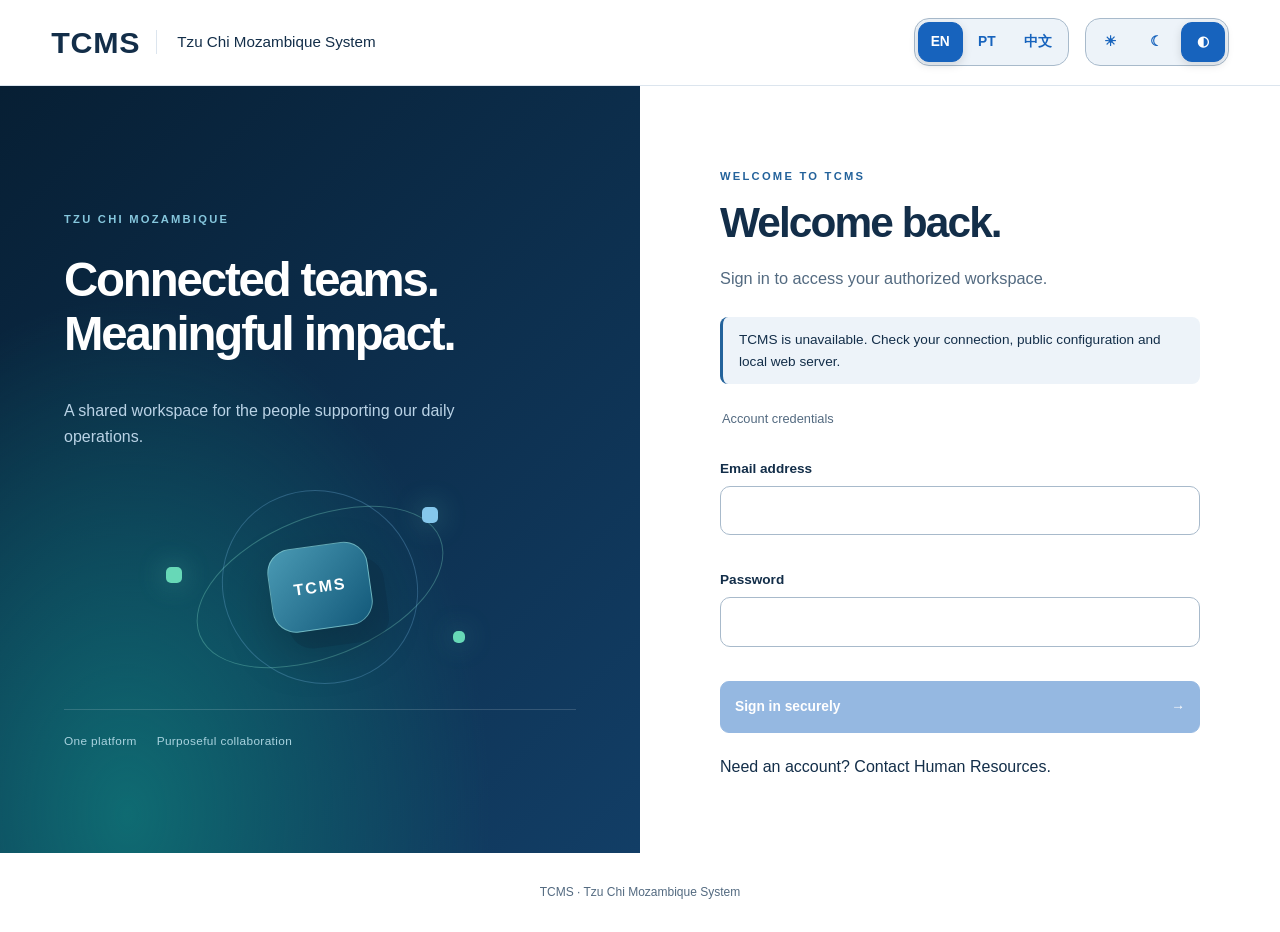
<file: index.html>
<!doctype html>
<html lang="en">
<head>
  <meta charset="UTF-8">
  <meta name="viewport" content="width=device-width, initial-scale=1">
  <meta name="referrer" content="no-referrer">
  <title>Sign In | TCMS</title>
  <link rel="stylesheet" href="./css/styles.css?v=20261111-logistics4">
  <script src="./js/ui.js?v=20261111-logistics4"></script>
  <script type="module" src="./js/app.js?v=20261111-logistics4"></script>
</head>
<body data-page="login">
  <a class="skip-link" href="#main-content">Skip to main content</a>
  <header><p><a class="brand-home" href="./home.html" aria-label="TCMS home">TCMS</a></p><p>Tzu Chi Mozambique System</p></header>
  <aside class="auth-story" aria-label="About TCMS">
    <p class="eyebrow">TZU CHI MOZAMBIQUE</p>
    <h2>Connected teams.<br>Meaningful impact.</h2>
    <p>A shared workspace for the people supporting our daily operations.</p>
    <div class="orbit-art" aria-hidden="true"><span class="orbit-ring"></span><span class="orbit-ring second"></span><span class="orbit-center">TCMS</span><span class="orbit-point one"></span><span class="orbit-point two"></span><span class="orbit-point three"></span></div>
    <div class="story-foot"><span>One platform</span><span>Purposeful collaboration</span></div>
  </aside>
  <main id="main-content" tabindex="-1">
    <p class="eyebrow">WELCOME TO TCMS</p>
    <h1>Welcome back.</h1>
    <p class="page-intro">Sign in to access your authorized workspace.</p>
    <p id="auth-status" role="status" aria-live="polite">Connecting to TCMS…</p>
    <form id="sign-in-form" method="post" aria-describedby="auth-status">
      <fieldset disabled>
        <legend>Account credentials</legend>
        <p><label for="email">Email address</label>
          <input id="email" name="email" type="email" autocomplete="username"
            autocapitalize="none" spellcheck="false" required></p>
        <p><label for="password">Password</label>
          <input id="password" name="password" type="password"
            autocomplete="current-password" required></p>
        <button type="submit">Sign in securely <span aria-hidden="true">→</span></button>
      </fieldset>
    </form>
    <p>Need an account? Contact Human Resources.</p>
    <div id="session-actions" hidden>
      <button id="check-access" type="button">Check access</button>
      <button id="sign-out" type="button">Sign out</button>
    </div>
    <noscript>Enable JavaScript to sign in.</noscript>
  </main>
  <footer><p>TCMS · Tzu Chi Mozambique System</p></footer>
</body>
</html>
</file>
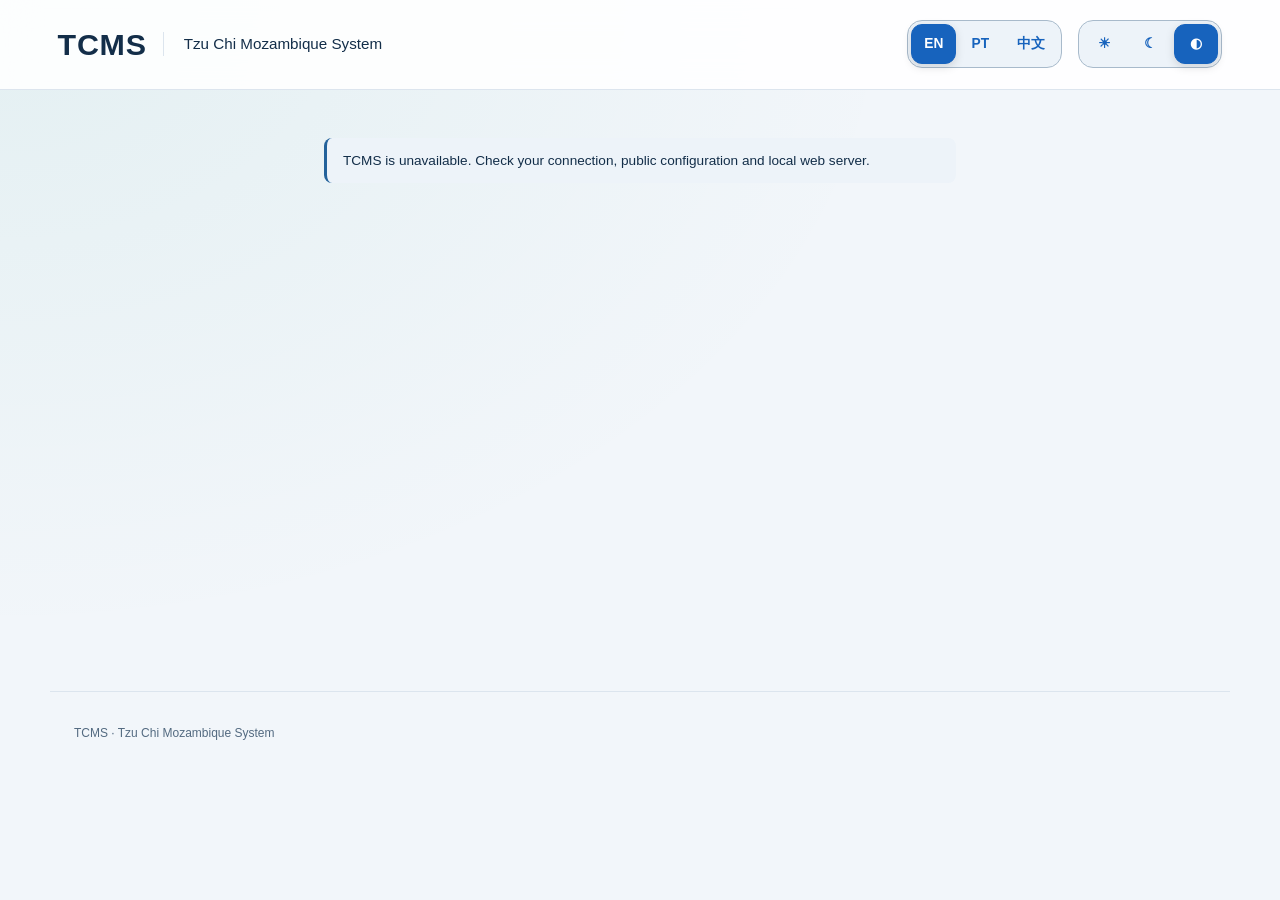
<file: change-password.html>
<!doctype html>
<html lang="en"><head><meta charset="UTF-8"><meta name="viewport" content="width=device-width, initial-scale=1"><meta name="referrer" content="no-referrer"><title>Set your password | TCMS</title><link rel="stylesheet" href="./css/styles.css?v=20261111-logistics4"><script src="./js/ui.js?v=20261111-logistics4"></script><script type="module" src="./js/app.js?v=20261111-logistics4"></script></head>
<body data-page="password"><a class="skip-link" href="#main-content">Skip to main content</a><header><p><a class="brand-home" href="./home.html" aria-label="TCMS home">TCMS</a></p><p>Tzu Chi Mozambique System</p></header><main id="main-content" tabindex="-1"><p id="auth-status" role="status" aria-live="polite">Checking access…</p><section id="workspace" hidden><p class="eyebrow">SECURE YOUR ACCOUNT</p><h1>Choose your personal password</h1><p>Replace your initial password to continue to your modules.</p><form id="password-change-form"><label for="new-password">New password</label><input id="new-password" name="password" type="password" minlength="12" maxlength="128" autocomplete="new-password" required><label for="confirm-password">Confirm new password</label><input id="confirm-password" name="confirm" type="password" minlength="12" maxlength="128" autocomplete="new-password" required><p>Use at least 12 characters and a password you do not use elsewhere.</p><button type="submit">Save password and continue</button><p id="password-status" role="status" aria-live="polite"></p></form></section><div id="session-actions" hidden><button id="check-access" type="button">Check access</button><button id="sign-out" type="button">Sign out</button></div></main><footer><p>TCMS · Tzu Chi Mozambique System</p></footer></body></html>
</file>
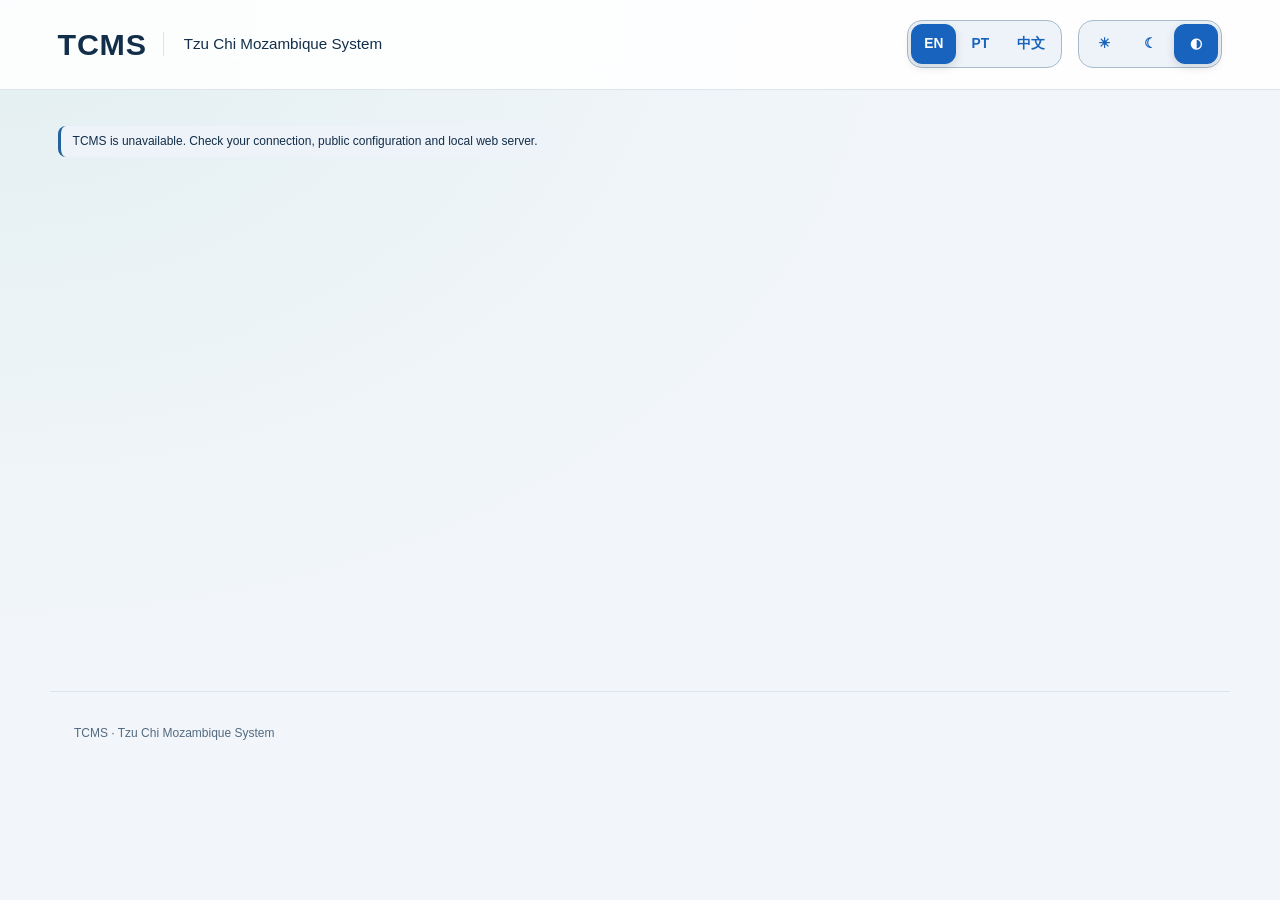
<file: home.html>
<!doctype html>
<html lang="en">
<head>
  <meta charset="UTF-8">
  <meta name="viewport" content="width=device-width, initial-scale=1">
  <meta name="referrer" content="no-referrer">
  <title>Home | TCMS</title>
  <link rel="stylesheet" href="./css/styles.css?v=20261111-logistics4">
  <script src="./js/ui.js?v=20261111-logistics4"></script>
  <script type="module" src="./js/app.js?v=20261111-logistics4"></script>
</head>
<body data-page="home">
  <a class="skip-link" href="#main-content">Skip to main content</a>
  <header><p><a class="brand-home" href="./home.html" aria-label="TCMS home">TCMS</a></p><p>Tzu Chi Mozambique System</p></header>
  <main id="main-content" tabindex="-1">
    <p id="auth-status" role="status" aria-live="polite">Checking access…</p>
    <!-- No user data is included in the static HTML. Backend checks remain mandatory. -->
    <section id="workspace" hidden aria-labelledby="home-title">
      <p class="eyebrow">YOUR WORKSPACE</p>
      <h1 id="home-title">Where would you like to work today?</h1>
      <p class="page-intro">Choose a module to continue.</p>
      <p id="account-summary"></p>
      <div class="section-heading"><h2>TCMS modules</h2><span>Four business areas · one shared identity</span></div>
      <div id="module-content" class="module-grid"></div>
    </section>
    <div id="session-actions" hidden>
      <button id="check-access" type="button">Check access</button>
      <button id="sign-out" type="button">Sign out</button>
    </div>
    <noscript>Enable JavaScript to verify your access.</noscript>
  </main>
  <footer><p>TCMS · Tzu Chi Mozambique System</p></footer>
</body>
</html>
</file>
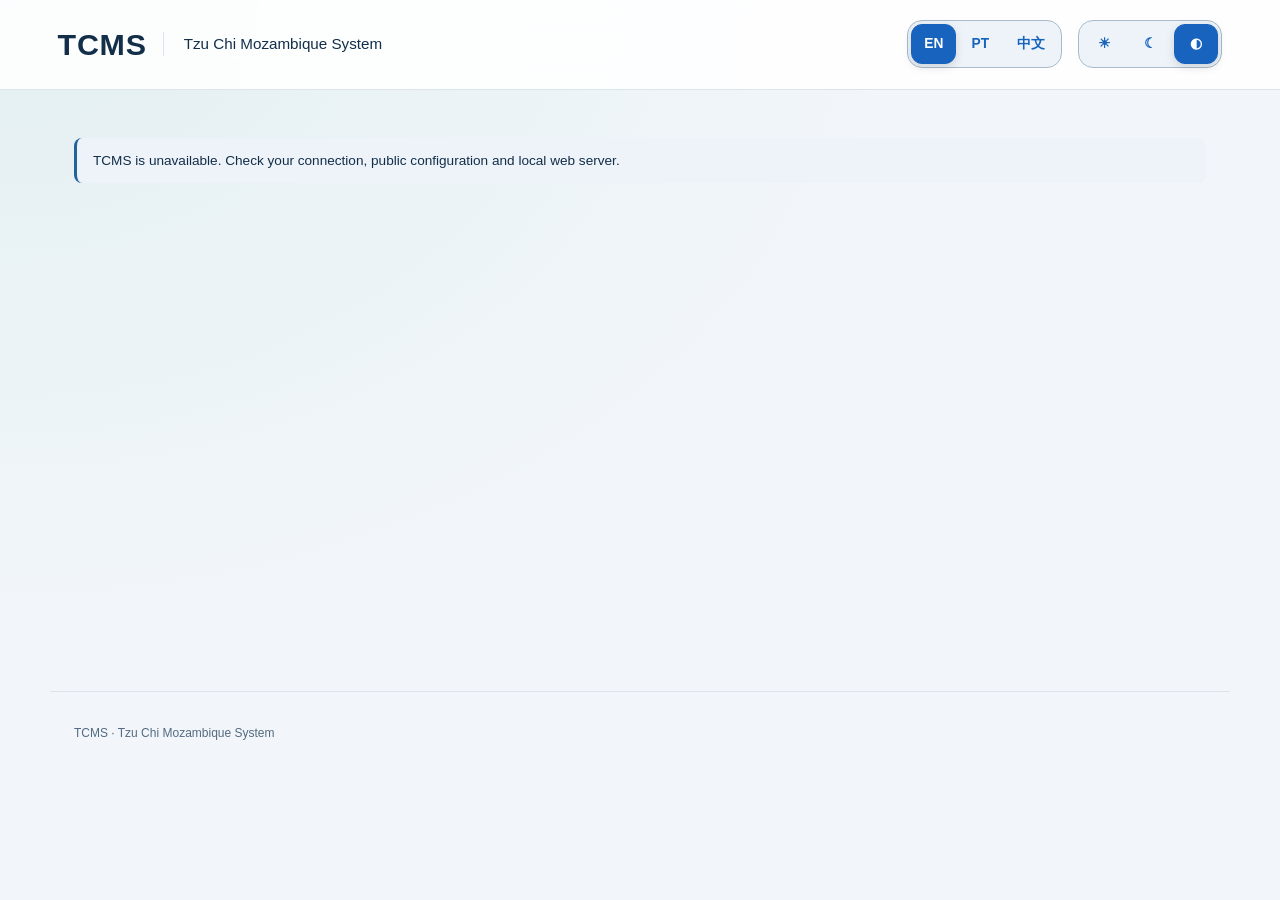
<file: hr.html>
<!doctype html><html lang="en"><head><meta charset="UTF-8"><meta name="viewport" content="width=device-width, initial-scale=1"><meta name="referrer" content="no-referrer"><title>Human Resources | TCMS</title><link rel="stylesheet" href="./css/styles.css?v=20261111-logistics4"><script src="./js/ui.js?v=20261111-logistics4"></script><script type="module" src="./js/app.js?v=20261111-logistics4"></script></head><body data-page="hr"><a class="skip-link" href="#main-content">Skip to main content</a><header><p><a class="brand-home" href="./home.html" aria-label="TCMS home">TCMS</a></p><p>Tzu Chi Mozambique System</p></header><main id="main-content" tabindex="-1"><p id="auth-status" role="status" aria-live="polite">Checking access…</p><section id="workspace" hidden><a href="./home.html">← All modules</a><p class="eyebrow">PEOPLE & ACCOUNTS</p><h1>Human Resources</h1><p id="account-summary"></p><div id="hr-content"></div></section><div id="session-actions" hidden><button id="check-access" type="button">Check access</button><button id="sign-out" type="button">Sign out</button></div></main><footer><p>TCMS · Tzu Chi Mozambique System</p></footer></body></html>
</file>
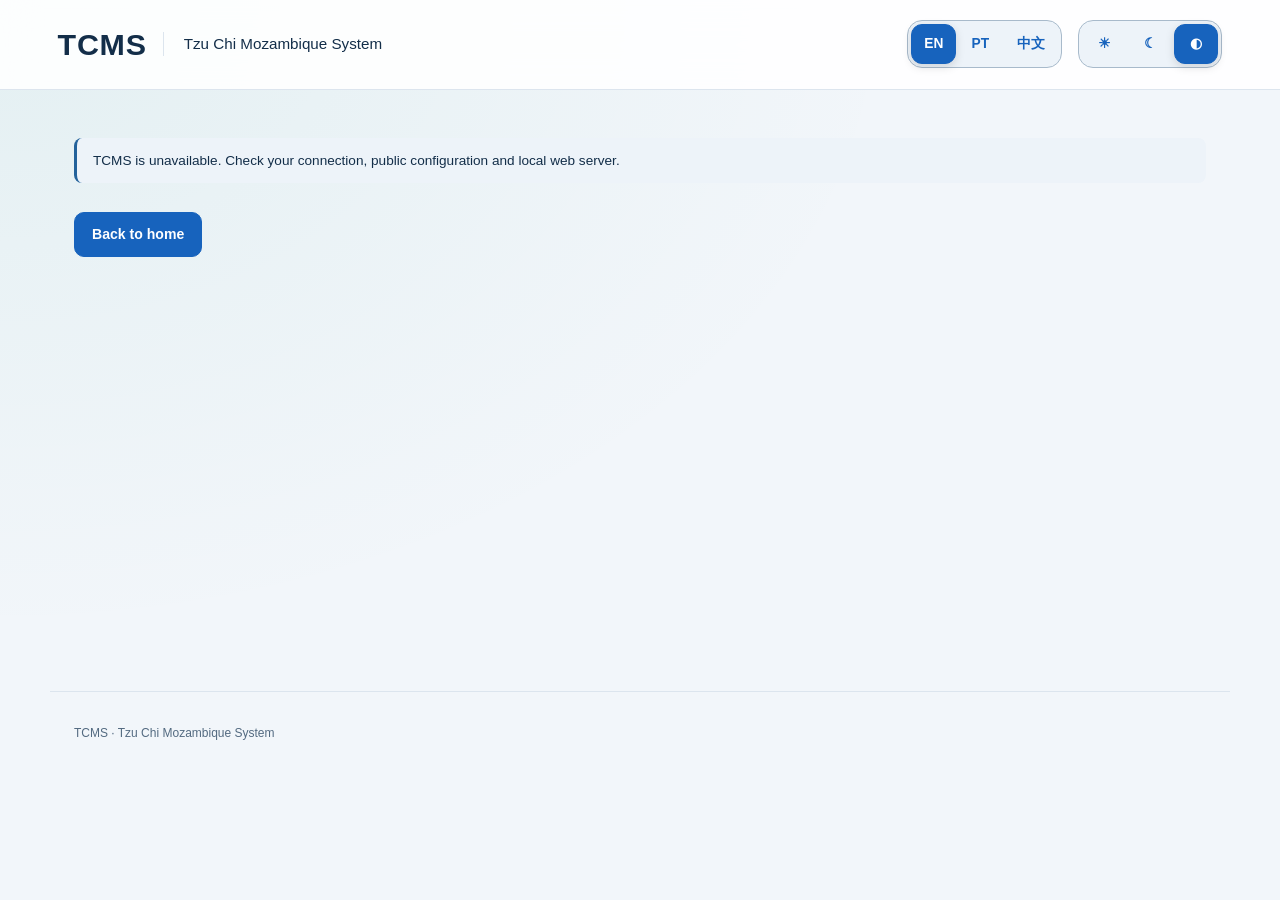
<file: ims.html>
<!doctype html>
<html lang="en">
<head>
  <meta charset="UTF-8">
  <meta name="viewport" content="width=device-width, initial-scale=1">
  <meta name="referrer" content="no-referrer">
  <title>Information Management System | TCMS</title>
  <link rel="stylesheet" href="./css/styles.css?v=20261111-logistics4">
  <script src="./js/ui.js?v=20261111-logistics4"></script>
  <script type="module" src="./js/app.js?v=20261111-logistics4"></script>
</head>
<body data-page="ims">
  <a class="skip-link" href="#main-content">Skip to main content</a>
  <header><p><a class="brand-home" href="./home.html" aria-label="TCMS home">TCMS</a></p><p>Tzu Chi Mozambique System</p></header>
  <main id="main-content" tabindex="-1">
    <p id="auth-status" role="status" aria-live="polite">Checking access…</p>
    <section id="workspace" hidden aria-labelledby="ims-title">
      <p class="eyebrow">INFORMATION MANAGEMENT</p>
      <h1 id="ims-title">Activities and records</h1>
      <p class="page-intro">Manage organizational activities in the Information Management System.</p>
      <p id="account-summary"></p>
      <p id="manage-users-link" hidden><a href="./users.html">Manage users</a></p>
      <div id="module-content"></div>
    </section>
    <div id="session-actions" hidden>
      <button id="check-access" type="button">Check access</button>
      <button id="sign-out" type="button">Sign out</button>
    </div>
    <p><a href="./home.html">Back to home</a></p>
    <noscript>Enable JavaScript to verify your access.</noscript>
  </main>
  <footer><p>TCMS · Tzu Chi Mozambique System</p></footer>
</body>
</html>
</file>
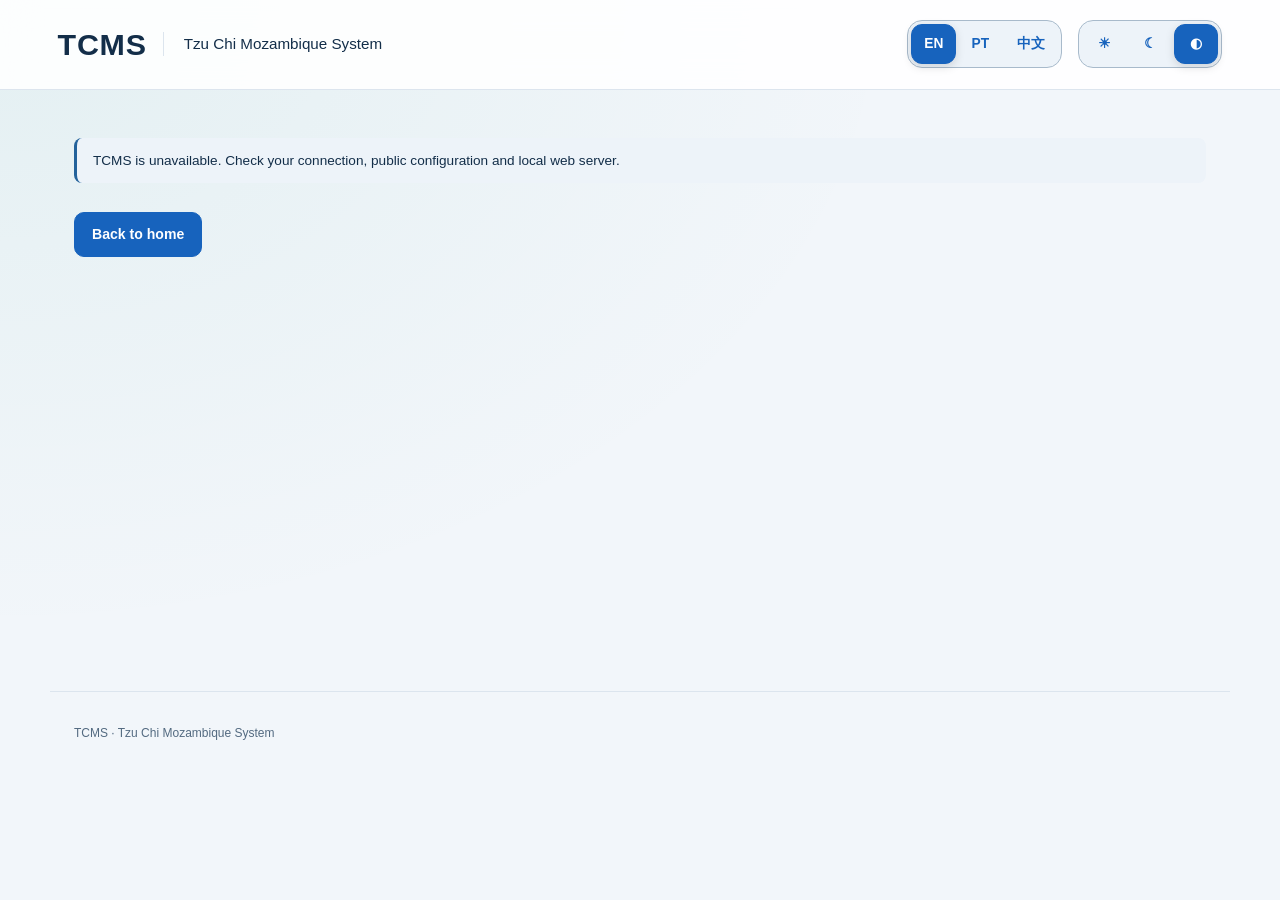
<file: logistics.html>
<!doctype html>
<html lang="en">
<head>
  <meta charset="UTF-8">
  <meta name="viewport" content="width=device-width, initial-scale=1">
  <meta name="referrer" content="no-referrer">
  <title>Logistics | TCMS</title>
  <link rel="stylesheet" href="./css/styles.css?v=20261111-logistics4">
  <script src="./js/ui.js?v=20261111-logistics4"></script>
  <script type="module" src="./js/app.js?v=20261111-logistics4"></script>
</head>
<body data-page="logistics">
  <a class="skip-link" href="#main-content">Skip to main content</a>
  <header><p><a class="brand-home" href="./home.html" aria-label="TCMS home">TCMS</a></p><p>Tzu Chi Mozambique System</p></header>
  <main id="main-content" tabindex="-1">
    <p id="auth-status" role="status" aria-live="polite">Checking access…</p>
    <section id="workspace" hidden aria-labelledby="logistics-title">
      <p class="eyebrow">LOGISTICS</p>
      <h1 id="logistics-title">Logistics</h1>
      <p class="page-intro">Choose the workspace for your next operation.</p>
      <p id="account-summary"></p>
      <p id="manage-users-link" hidden><a href="./users.html">Manage users</a></p>
      <div id="module-content"></div>
    </section>
    <div id="session-actions" hidden>
      <button id="check-access" type="button">Check access</button>
      <button id="sign-out" type="button">Sign out</button>
    </div>
    <p><a href="./home.html">Back to home</a></p>
    <noscript>Enable JavaScript to verify your access.</noscript>
  </main>
  <footer><p>TCMS · Tzu Chi Mozambique System</p></footer>
</body>
</html>
</file>
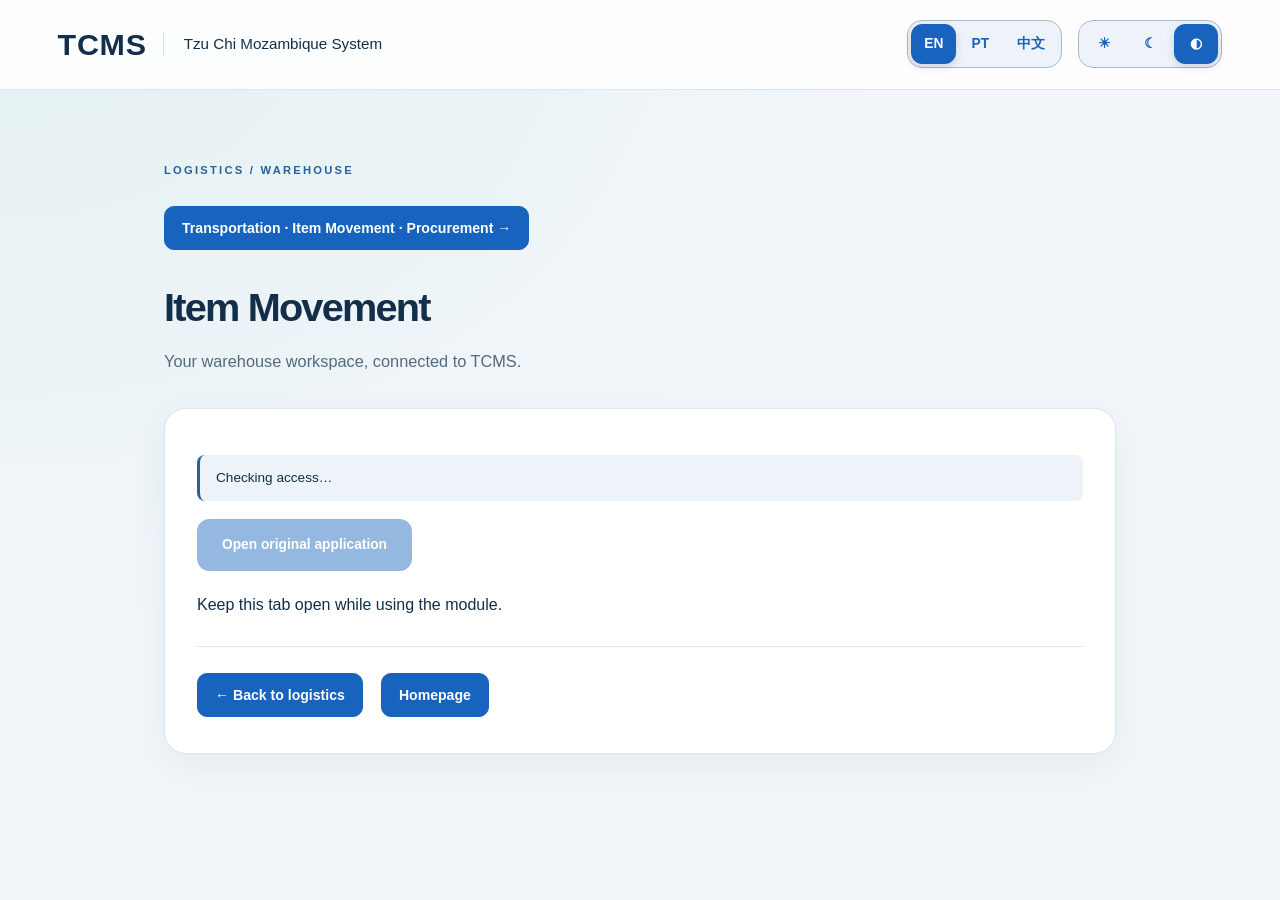
<file: module-launch.html>
<!doctype html><html lang="en"><head><meta charset="UTF-8"><meta name="viewport" content="width=device-width, initial-scale=1"><meta name="referrer" content="no-referrer"><title>Open Item Movement | TCMS</title><link rel="stylesheet" href="./css/styles.css?v=20261111-logistics4"><script src="./js/ui.js?v=20261111-logistics4"></script><script type="module" src="./js/module-launch.js?v=20261111-logistics4"></script></head><body class="module-launch-page"><header><p><a class="brand-home" href="./home.html" aria-label="TCMS home">TCMS</a></p><p>Tzu Chi Mozambique System</p></header><main><p class="eyebrow">LOGISTICS / WAREHOUSE</p><nav class="section-nav" aria-label="Logistics"><a href="./logistics.html">Transportation · Item Movement · Procurement →</a></nav><h1>Item Movement</h1><p class="page-intro">Your warehouse workspace, connected to TCMS.</p><section class="launch-panel"><p id="launch-status" role="status">Checking access…</p><button id="open-module" disabled>Open original application</button><p>Keep this tab open while using the module.</p><nav class="launch-navigation" aria-label="Workspace navigation"><a class="nav-action" href="./logistics.html">← Back to logistics</a><a class="nav-action" href="./home.html">Homepage</a><a class="nav-action" id="launch-sign-in" href="./index.html" hidden>Sign in</a></nav></section></main></body></html>
</file>
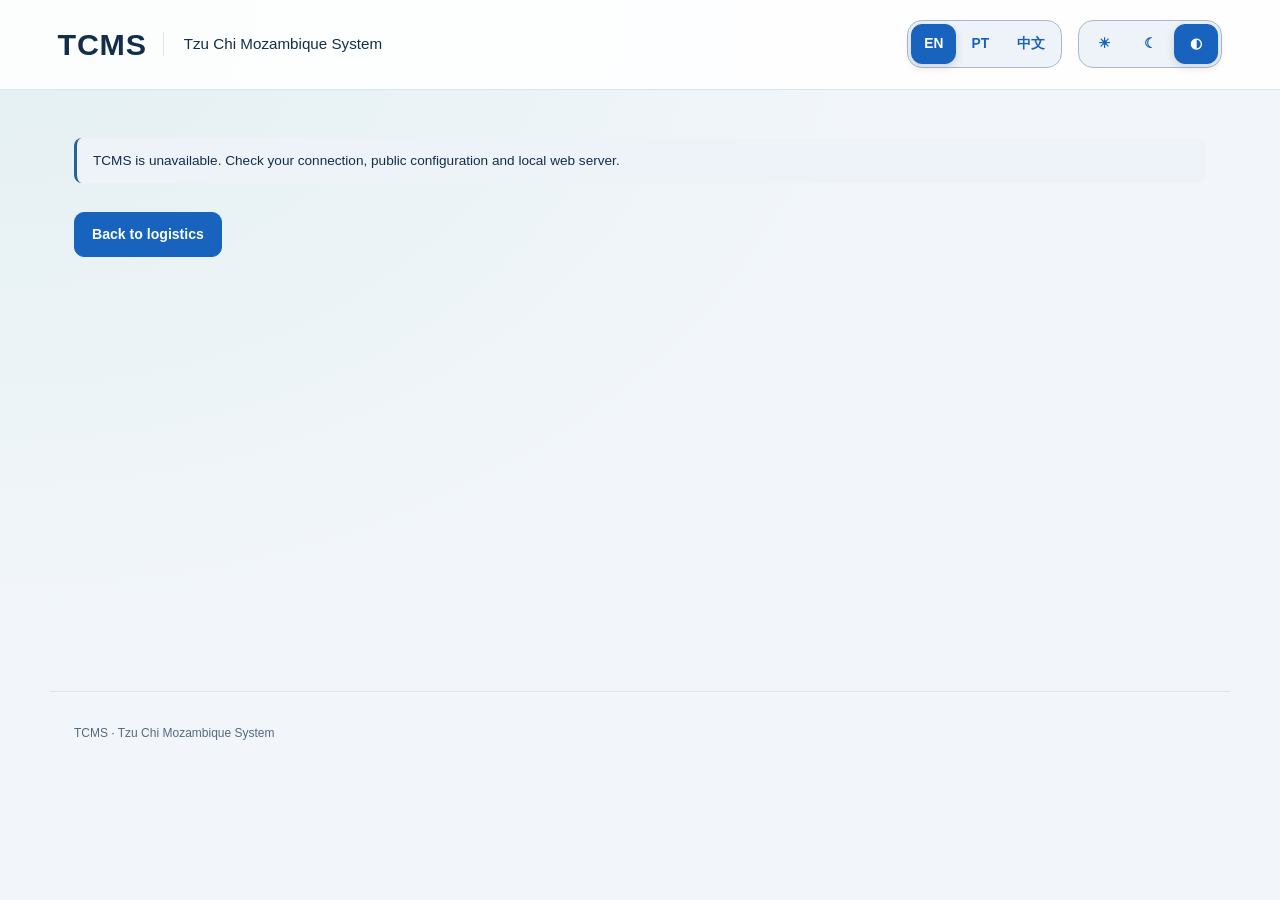
<file: procurement.html>
<!doctype html>
<html lang="en">
<head>
  <meta charset="UTF-8">
  <meta name="viewport" content="width=device-width, initial-scale=1">
  <meta name="referrer" content="no-referrer">
  <title>Procurement | TCMS</title>
  <link rel="stylesheet" href="./css/styles.css?v=20261111-logistics4">
  <script src="./js/ui.js?v=20261111-logistics4"></script>
  <script type="module" src="./js/app.js?v=20261111-logistics4"></script>
</head>
<body data-page="procurement">
  <a class="skip-link" href="#main-content">Skip to main content</a>
  <header><p><a class="brand-home" href="./home.html" aria-label="TCMS home">TCMS</a></p><p>Tzu Chi Mozambique System</p></header>
  <main id="main-content" tabindex="-1">
    <p id="auth-status" role="status" aria-live="polite">Checking access…</p>
    <section id="workspace" hidden aria-labelledby="procurement-title">
      <p class="eyebrow">LOGISTICS</p>
      <h1 id="procurement-title">Procurement</h1>
      <p class="page-intro">Purchasing and supplier coordination.</p>
      <p id="account-summary"></p>
      <p id="manage-users-link" hidden><a href="./users.html">Manage users</a></p>
      <div id="module-content"></div>
    </section>
    <div id="session-actions" hidden>
      <button id="check-access" type="button">Check access</button>
      <button id="sign-out" type="button">Sign out</button>
    </div>
    <p><a href="./logistics.html">Back to logistics</a></p>
    <noscript>Enable JavaScript to verify your access.</noscript>
  </main>
  <footer><p>TCMS · Tzu Chi Mozambique System</p></footer>
</body>
</html>
</file>
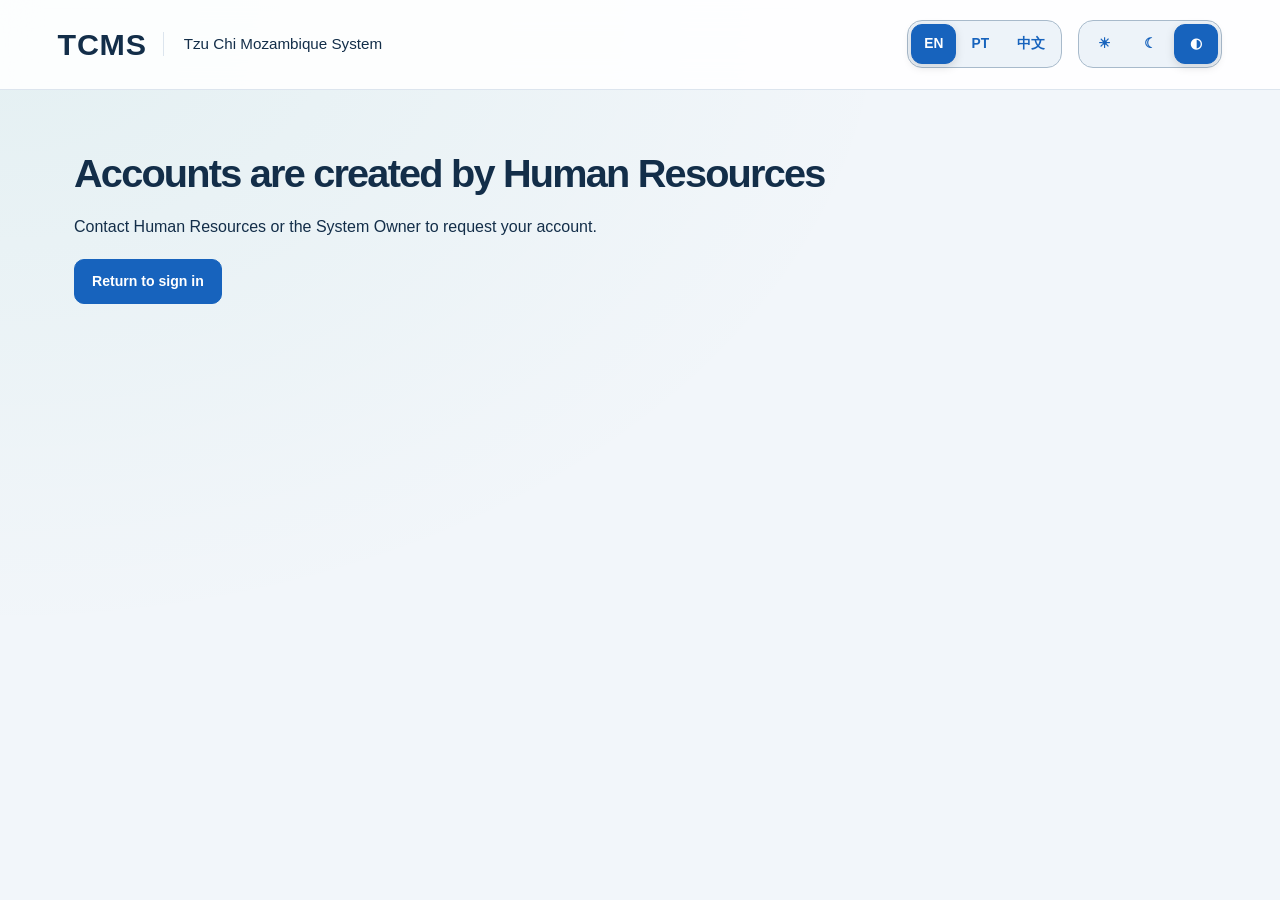
<file: register.html>
<!doctype html><html lang="en"><head><meta charset="UTF-8"><meta name="viewport" content="width=device-width, initial-scale=1"><title>Account access | TCMS</title><link rel="stylesheet" href="./css/styles.css?v=20261111-logistics4"><script src="./js/ui.js?v=20261111-logistics4"></script></head><body><header><p><a class="brand-home" href="./home.html" aria-label="TCMS home">TCMS</a></p><p>Tzu Chi Mozambique System</p></header><main><h1>Accounts are created by Human Resources</h1><p>Contact Human Resources or the System Owner to request your account.</p><a href="./index.html">Return to sign in</a></main></body></html>
</file>
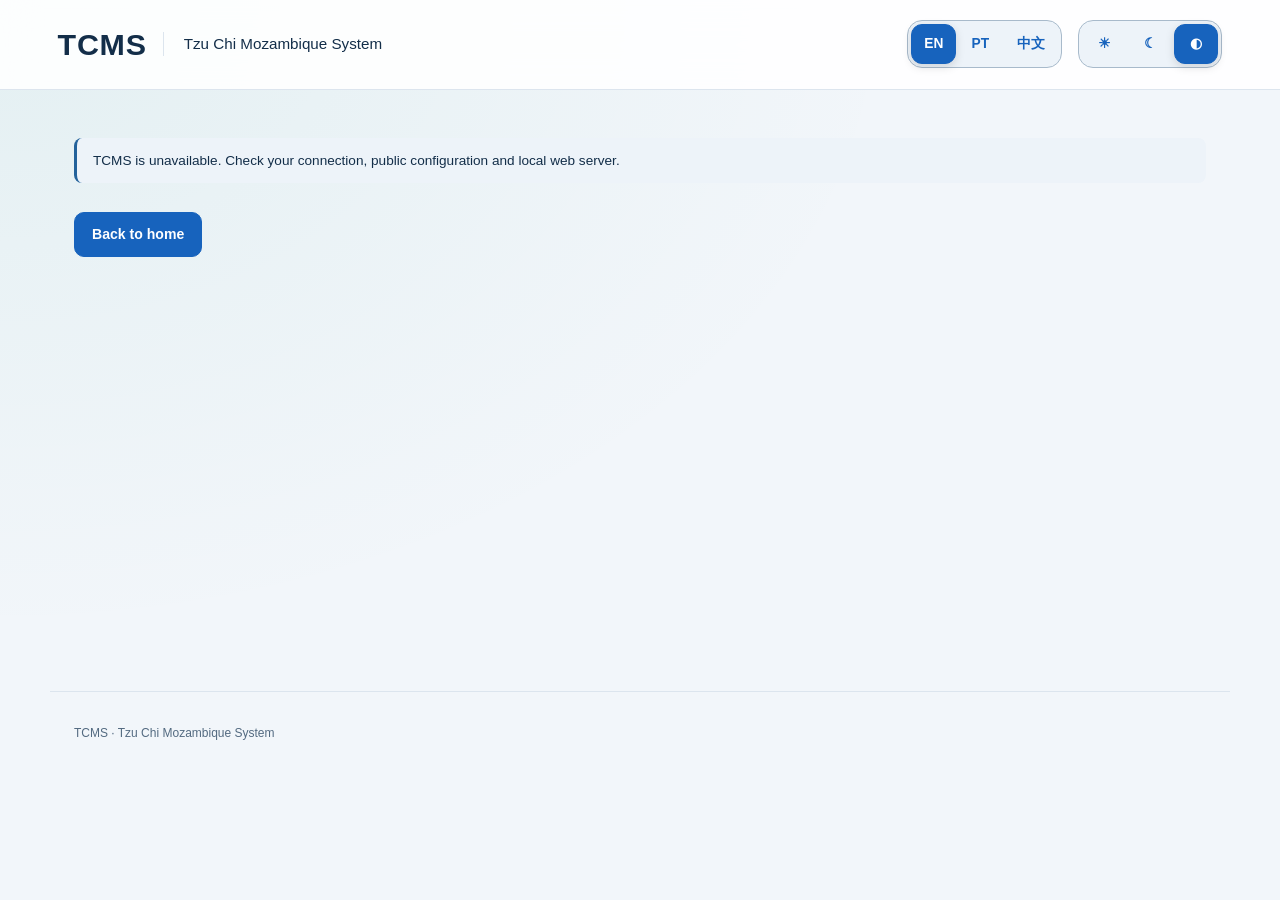
<file: transport.html>
<!doctype html>
<html lang="en">
<head>
  <meta charset="UTF-8">
  <meta name="viewport" content="width=device-width, initial-scale=1">
  <meta name="referrer" content="no-referrer">
  <title>Transport | TCMS</title>
  <link rel="stylesheet" href="./css/styles.css?v=20261111-logistics4">
  <script src="./js/ui.js?v=20261111-logistics4"></script>
  <script type="module" src="./js/app.js?v=20261111-logistics4"></script>
</head>
<body data-page="transport">
  <a class="skip-link" href="#main-content">Skip to main content</a>
  <header><p><a class="brand-home" href="./home.html" aria-label="TCMS home">TCMS</a></p><p>Tzu Chi Mozambique System</p></header>
  <main id="main-content" tabindex="-1">
    <p id="auth-status" role="status" aria-live="polite">Checking access…</p>
    <section id="workspace" hidden aria-labelledby="transport-title">
      <p class="eyebrow">TRANSPORTATION</p>
      <h1 id="transport-title">Keep every journey organized.</h1>
      <p class="page-intro">Manage vehicles and coordinate transport requests from one workspace.</p>
      <p id="account-summary"></p>
      <p id="manage-users-link" hidden><a href="./users.html">Manage users</a></p>
      <div id="module-content"></div>
    </section>
    <div id="session-actions" hidden>
      <button id="check-access" type="button">Check access</button>
      <button id="sign-out" type="button">Sign out</button>
    </div>
    <p><a href="./home.html">Back to home</a></p>
    <noscript>Enable JavaScript to verify your access.</noscript>
  </main>
  <footer><p>TCMS · Tzu Chi Mozambique System</p></footer>
</body>
</html>
</file>
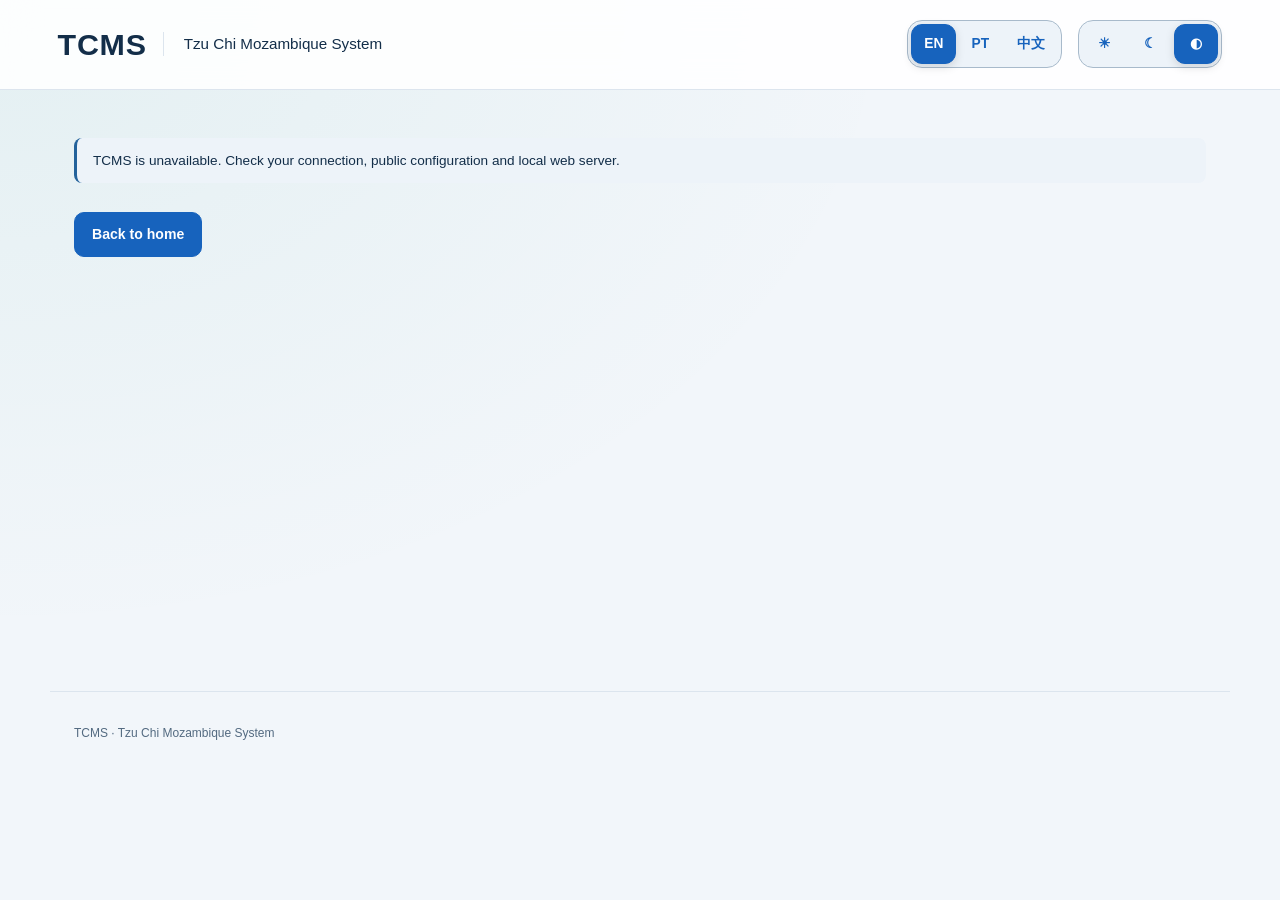
<file: users.html>
<!doctype html>
<html lang="en">
<head>
  <meta charset="UTF-8">
  <meta name="viewport" content="width=device-width, initial-scale=1">
  <meta name="referrer" content="no-referrer">
  <title>System Administration | TCMS</title>
  <link rel="stylesheet" href="./css/styles.css?v=20261111-logistics4">
  <script src="./js/ui.js?v=20261111-logistics4"></script>
  <script type="module" src="./js/app.js?v=20261111-logistics4"></script>
</head>
<body data-page="users">
  <a class="skip-link" href="#main-content">Skip to main content</a>
  <header><p><a class="brand-home" href="./home.html" aria-label="TCMS home">TCMS</a></p><p>Tzu Chi Mozambique System</p></header>
  <main id="main-content" tabindex="-1">
    <p id="auth-status" role="status" aria-live="polite">Checking access…</p>
    <section id="workspace" hidden aria-labelledby="users-title">
      <p class="eyebrow">SYSTEM ADMINISTRATION</p>
      <h1 id="users-title">People, permissions &amp; platform</h1>
      <p class="page-intro">Manage account approvals and module access in one place.</p>
      <p id="account-summary"></p>
      <nav class="section-nav" aria-label="Administration sections"><a href="#approvals">Account approvals</a><a href="#permissions">Module permissions</a><a href="#account-settings">Account &amp; platform</a></nav>
      <section id="approvals" class="admin-section">
      <h2>Pending accounts</h2>
      <p>Approval activates the account. It does not grant module access.
        A confirmed email is required for approval.</p>
      <p id="review-status" role="status" aria-live="polite"></p>
      <button id="refresh-users" type="button">Refresh pending accounts</button>
      <div id="pending-list"></div>
      <p>
        <button id="previous-users" type="button">Previous</button>
        <button id="next-users" type="button">Next</button>
      </p>
      </section>
      <section id="permissions" class="admin-section">
      <h2>User permissions</h2>
      <p>Platform roles and the System Owner are protected. Transport permissions apply only to this module.</p>
      <div id="module-content"></div>
      </section>
    </section>
    <div id="session-actions" hidden>
      <button id="check-access" type="button">Check access</button>
      <button id="sign-out" type="button">Sign out</button>
    </div>
    <p><a href="./home.html">Back to home</a></p>
    <noscript>Enable JavaScript to verify your access.</noscript>
  </main>
  <footer><p>TCMS · Tzu Chi Mozambique System</p></footer>
</body>
</html>
</file>
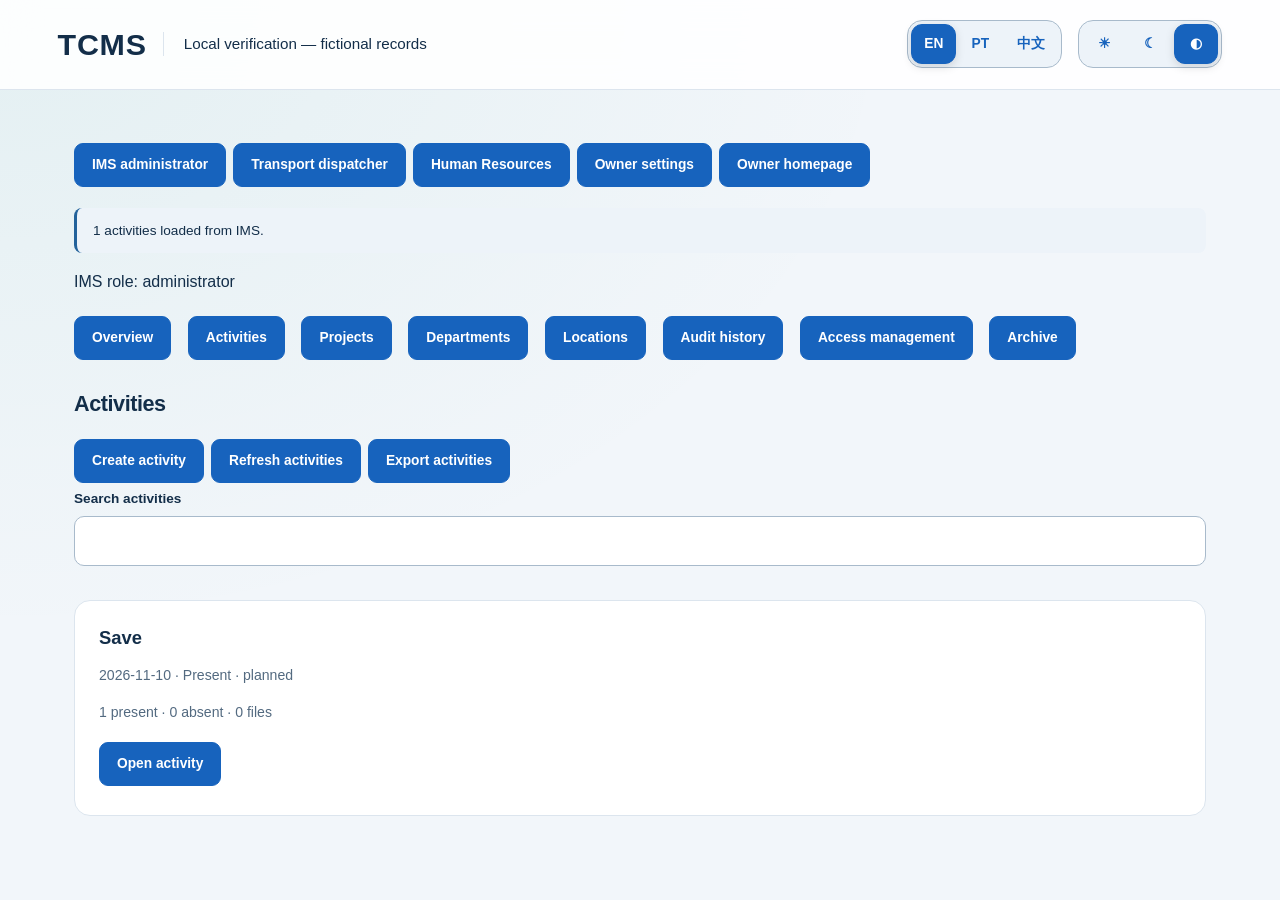
<file: tests/language-preview.html>
<!doctype html><html lang="en"><head><meta charset="utf-8"><meta name="viewport" content="width=device-width,initial-scale=1"><title>Local language verification</title><link rel="stylesheet" href="../css/styles.css"><script src="../js/ui.js?v=20261110-i18n"></script></head><body data-page="ims"><header><p>TCMS</p><p>Local verification — fictional records</p></header><main><nav id="scenarios"></nav><p id="test-result" role="status"></p><section id="workspace"><div id="module-content"></div><div id="hr-content"></div></section></main><script type="module">
import {renderTransport} from '../js/transport.js?v=20261110-i18n';
import {showHR,clearHR} from '../js/hr.js?v=20261110-i18n';
import {showIMS} from '../js/ims.js?v=20261110-i18n';
import {showHomeTools,clearHomeTools} from '../js/home-tools.js?v=20261110-i18n';
import {renderPortal} from '../js/modules.js?v=20261110-i18n';
const root=document.querySelector('#module-content');let epoch=0;
const activity={id:1,session_name:'Save',session_date:'2026-11-10',location:'Present',workflow_status:'planned',present_count:1,absent_count:0,file_count:0,objectives:'Projects',results:'<script>literal text<\/script>'};
const store={access:{allowed:true,is_admin:true,role_code:'administrator',operations:['activity_create','activity_edit','attendance_create','file_upload_check','department_save','project_save','audit','submit']},list:[activity],attendance:[{id:1,participant_name:'Present',attendance_status:'Present'}],files:[],departments:[{id:1,name_pt:'Save'}],locations:[],projects:[],staff_names:[],dashboard:{activities:1,present:1,absent:0,participants:1,files:0,by_status:{planned:1}},access_queue:[{user_id:'test',requester_label:'Save',status:'pending',reason:'Activities',version:1}],access_roles:[{code:'operator',name:'Operator',description:'View, create and edit activities, attendance and files; submit for review.'}],access_history:[],archived_activities:[],archived_attendance:[],archived_files:[],audit:[]};
window.fetch=async(url,options)=>{if(!String(url).endsWith('/portal-bridge'))throw Error('Unexpected network request');const {action}=JSON.parse(options.body);return{ok:true,json:async()=>({data:store[action]??[]})};};
const client={auth:{getSession:async()=>({data:{session:{access_token:'local-fixture-not-a-token'}}})},rpc:async(name,args)=>{
 if(name==='tcms_api')return{data:args.p_action==='vehicles'?[{id:1,registration:'LOCAL-TEST',name:'Save',capacity:4,mileage:0,status:'available'}]:[]};
 if(name==='core_hr_directory')return{data:[{user_id:'fixture',display_name:'Save',email:'test@example.invalid',account_status:'active',department:'Education',position:'Projects',version:1}]};
 if(name==='core_get_access_control')return{data:{access_enabled:true,version:1}};
 throw Error('Writes are disabled in this local preview');
},functions:{invoke:async()=>{throw Error('Writes are disabled in this local preview');}}};
function scenario(name,action){const button=document.createElement('button');button.textContent=name;button.onclick=async()=>{epoch++;clearHR();clearHomeTools();root.replaceChildren();try{await action(epoch);}catch(error){document.querySelector('#test-result').textContent=error.message;}};document.querySelector('#scenarios').append(button);}
scenario('IMS administrator',e=>showIMS(client,root,()=>epoch===e));
scenario('Transport dispatcher',e=>renderTransport(client,{user_id:'fixture'},{view:true,manage_fleet:true,view_all:true,create_request:true,edit_request:true,approve_request:true},root,()=>epoch===e));
scenario('Human Resources',()=>showHR(client));
scenario('Owner settings',()=>showHomeTools(client,{user_id:'owner',platform_role:'system_owner',display_name:'Save'}));
scenario('Owner homepage',()=>renderPortal(root,{view:true},{platform_role:'system_owner',has_hr_access:true},['foundation','education','farm','logistics'].map(code=>({code,name:code,integration_status:code==='logistics'?'transport_available':'pending'})),true));
document.querySelector('#scenarios button').click();
</script></body></html>
</file>
<file: css/styles.css>
/* TCMS workspace. Presentation only; authorization remains on the server. */
:root{color-scheme:light;--canvas:#f2f6fa;--surface:#fff;--soft:#edf3f9;--text:#132e49;--muted:#536a80;--border:#dce5ee;--control:#a8bacb;--blue:#23629b;--on-blue:#fff;--green:#147a62;--danger:#b42318;--shadow:0 12px 36px #193d6010;font-family:"Segoe UI",Arial,sans-serif;line-height:1.6}
:root[data-theme="dark"]{color-scheme:dark;--canvas:#0c1725;--surface:#142337;--soft:#1b3047;--text:#eaf2fc;--muted:#a7b9cc;--border:#2b4057;--control:#667e97;--blue:#92c7ff;--on-blue:#10253b;--green:#75d9b5;--danger:#ffb4ac;--shadow:0 12px 36px #0002}
*{box-sizing:border-box}[hidden]{display:none!important}body{margin:0;background:var(--canvas);color:var(--text);min-height:100vh}body::before{content:"";display:block;height:4px;background:linear-gradient(90deg,#18588f,#209779)}
header{display:grid;grid-template-columns:1fr auto auto;gap:0 24px;align-items:center;padding:22px max(24px,calc((100vw - 1280px)/2));background:var(--surface);border-bottom:1px solid var(--border)}header p{margin:0}header p:first-child{grid-column:1;font-size:1.25rem;font-weight:800;letter-spacing:.08em}header p:nth-child(2){grid-column:1;color:var(--muted);font-size:.76rem}header #account-summary{grid-column:3;grid-row:1/3;max-width:300px;font-size:.8rem;color:var(--text);border-left:1px solid var(--border);padding-left:24px;overflow-wrap:anywhere}header #account-summary:empty{display:none}.theme-control{grid-column:2;grid-row:1/3;margin:0;font-size:.68rem;letter-spacing:.06em;color:var(--muted);text-transform:uppercase}.theme-control select{width:105px;min-height:36px;padding:5px 9px;margin:3px 0 0;font-size:.8rem;border-color:var(--border)}
main{max-width:1180px;margin:0 auto;padding:48px 24px 28px;min-height:65vh}h1{font-size:clamp(2rem,3.1vw,3rem);font-weight:700;line-height:1.16;letter-spacing:-.045em;margin:12px 0 18px;max-width:900px}h2{font-size:1.35rem;line-height:1.35;letter-spacing:-.02em;margin:0 0 16px}h3{font-size:1.15rem;line-height:1.4;margin:0 0 10px;overflow-wrap:anywhere}p{overflow-wrap:anywhere}.eyebrow{font-size:.7rem;font-weight:750;letter-spacing:.2em;color:var(--blue);margin:24px 0 10px}.page-intro{color:var(--muted);max-width:780px;font-size:1.02rem;margin:0 0 34px}.section-heading{display:flex;justify-content:space-between;align-items:center;margin:42px 0 18px;gap:16px}.section-heading h2{margin:0;font-size:1rem}.section-heading span{font-size:.8rem;color:var(--muted)}
a{color:var(--blue);text-underline-offset:4px}button,input,textarea,select{font:inherit}input,textarea,select{width:100%;border:1px solid var(--control);border-radius:10px;background:var(--surface);color:var(--text);padding:11px 13px;min-height:44px;margin:6px 0 18px}input:hover,select:hover,textarea:hover{border-color:var(--blue)}textarea{display:block;resize:vertical}label{display:block;font-size:.85rem;font-weight:650}fieldset{border:0;padding:0;margin:0;min-width:0}legend{font-size:.8rem;color:var(--muted);margin-bottom:12px}button{min-height:44px;border:1px solid var(--blue);border-radius:9px;padding:10px 17px;margin:5px 7px 5px 0;background:var(--blue);color:var(--on-blue);font-weight:650;font-size:.86rem;cursor:pointer;transition:transform .15s,filter .15s}button:hover:not(:disabled){filter:brightness(.94);transform:translateY(-1px)}button:disabled{opacity:.5;cursor:not-allowed}button.danger,button[value="reject"]{color:var(--danger);border-color:var(--danger);background:var(--surface)}:focus-visible{outline:3px solid var(--blue);outline-offset:4px}
[role="status"]:not(:empty){padding:12px 16px;background:var(--soft);border-radius:8px;border-left:3px solid var(--blue);font-size:.85rem}#auth-status{margin:0 0 25px;max-width:100%}body[data-page="home"] #auth-status{display:inline-block}#session-actions{display:flex;gap:8px;flex-wrap:wrap;margin-top:30px;padding-top:18px;border-top:1px solid var(--border)}#sign-out,#check-access,#refresh-users,#previous-users,#next-users{background:transparent;color:var(--blue);border-color:var(--border)}#manage-users-link{margin:16px 0}#manage-users-link a{font-size:.85rem;font-weight:650}footer{max-width:1180px;margin:16px auto 0;padding:20px 24px 30px;color:var(--muted);font-size:.75rem;border-top:1px solid var(--border)}
.module-grid{display:grid;grid-template-columns:repeat(2,minmax(0,1fr));gap:24px}.module-grid>[role="status"]{grid-column:1/-1;margin:0}.module-grid>[role="status"]:empty{display:none}.module-card{display:flex;flex-direction:column;position:relative;min-height:310px;padding:30px;border:1px solid var(--border);border-radius:20px;background:var(--surface);text-decoration:none;color:var(--text);box-shadow:var(--shadow);overflow:hidden;transition:transform .2s,box-shadow .2s,border-color .2s}.module-card:hover{transform:translateY(-5px);border-color:var(--blue);box-shadow:0 20px 40px #174d7620}.module-card::after{content:"";position:absolute;right:-24px;top:-24px;width:130px;height:130px;border-radius:50%;background:var(--soft);z-index:0;opacity:.65}.module-card-top{display:flex;justify-content:space-between;align-items:center;margin-bottom:28px;position:relative;z-index:1}.module-enter{font-size:.8rem;font-weight:700;color:var(--blue)}.module-icon{display:grid;place-items:center;width:62px;height:62px;background:linear-gradient(145deg,#145587,#438dba);border-radius:18px;box-shadow:0 8px 16px #23629b24;transform:rotate(-4deg)}.module-icon::before{content:"";width:31px;height:31px;background:center/contain no-repeat url("data:image/svg+xml,%3Csvg xmlns='http://www.w3.org/2000/svg' width='32' height='32' fill='none' stroke='white' stroke-width='1.8' stroke-linejoin='round'%3E%3Cpath d='M3 7h17v17H3zM20 13h5l4 6v5h-9M20 19h9'/%3E%3Ccircle cx='9' cy='25' r='3' fill='%2323629b'/%3E%3Ccircle cx='24' cy='25' r='3' fill='%2323629b'/%3E%3C/svg%3E")}.module-icon.administration{background:linear-gradient(145deg,#0e5547,#2f9b7e)}.module-icon.administration::before{background-image:url("data:image/svg+xml,%3Csvg xmlns='http://www.w3.org/2000/svg' width='32' height='32' fill='none' stroke='white' stroke-width='1.8' stroke-linejoin='round'%3E%3Cpath d='M16 3l11 4v8c0 7-11 14-11 14S5 22 5 15V7z'/%3E%3Cpath d='M11 15l4 4 7-8'/%3E%3C/svg%3E")}.module-card h3{font-size:1.6rem;letter-spacing:-.035em;margin:0 0 10px}.module-card>p{font-size:.94rem;color:var(--muted);margin:0 0 26px;max-width:440px}.module-card-footer{display:flex;flex-wrap:wrap;gap:10px 22px;margin-top:auto;padding-top:20px;border-top:1px solid var(--border);font-size:.75rem;font-weight:650;color:var(--muted)}.module-card-footer span::before{content:"";display:inline-block;width:6px;height:6px;margin-right:8px;border-radius:50%;background:var(--green)}.empty-modules{grid-column:1/-1;background:var(--surface);border:1px dashed var(--control);border-radius:20px;padding:42px;max-width:800px}.empty-modules p{color:var(--muted);max-width:560px}
.account-disclosure{margin-top:30px;border-top:1px solid var(--border);padding-top:20px}.account-disclosure summary{cursor:pointer;font-size:.85rem;font-weight:650;color:var(--muted)}.account-disclosure .tool-card{margin-top:15px;max-width:520px}.section-nav{display:flex;flex-wrap:wrap;gap:10px;margin:22px 0 30px}.section-nav a{border:1px solid var(--border);background:var(--surface);padding:9px 15px;border-radius:30px;font-size:.8rem;text-decoration:none;font-weight:650}.admin-section{margin:26px 0;padding:28px;border:1px solid var(--border);border-radius:18px;background:var(--surface);scroll-margin-top:20px}.admin-section>p{color:var(--muted);font-size:.9rem}.workspace-tools,#pending-list{display:grid;grid-template-columns:repeat(auto-fit,minmax(min(100%,320px),1fr));gap:22px;margin:24px 0}article,.tool-card{padding:24px;border:1px solid var(--border);border-radius:14px;background:var(--surface);min-width:0}article{margin:16px 0}article p,.tool-card>p{color:var(--muted);font-size:.88rem}.tool-card h2{margin-top:0}#permissions article{background:var(--canvas)}#permissions form{max-width:760px}#permissions form>p{padding:12px;background:var(--soft);border-radius:8px}
body[data-page="transport"] #module-content>section{padding:28px;background:var(--surface);border:1px solid var(--border);border-radius:18px;margin:22px 0}body[data-page="transport"] #module-content>form{max-width:760px;margin:25px 0;padding:30px;background:var(--surface);border:1px solid var(--blue);border-radius:18px;box-shadow:var(--shadow)}body[data-page="transport"] #module-content>section>h3{margin-top:24px}body[data-page="transport"] #module-content>section>p{color:var(--muted);font-size:.9rem}body[data-page="transport"] #module-content>section>button{margin-bottom:14px}
body[data-page="login"]{display:grid;grid-template-columns:1fr 1fr;background:var(--surface)}body[data-page="login"]::before{grid-column:1/-1}body[data-page="login"] header{grid-column:1/-1;padding:18px 4vw}body[data-page="login"] main{width:100%;max-width:560px;margin:auto;padding:58px 40px;min-height:0}body[data-page="login"] h1{font-size:2.65rem}body[data-page="login"] .page-intro{margin-bottom:26px}body[data-page="login"] form button{width:100%;margin-top:12px;padding:14px;display:flex;justify-content:space-between}body[data-page="login"] #register-link{font-size:.85rem;text-align:center;margin-top:25px}body[data-page="login"] footer{grid-column:1/-1;width:100%;max-width:none;margin:0;text-align:center;border:0;padding:18px}.auth-story{position:relative;overflow:hidden;min-height:700px;background:radial-gradient(ellipse at 20% 95%,#0f6b72 0,transparent 50%),linear-gradient(135deg,#071f34,#123e66);color:#fff;padding:64px clamp(30px,5vw,90px);display:flex;flex-direction:column;justify-content:center}.auth-story .eyebrow{color:#86c7dd}.auth-story h2{font-size:clamp(2.3rem,3.7vw,4rem);line-height:1.13;letter-spacing:-.045em;margin:14px 0 22px}.auth-story>p:not(.eyebrow){color:#bad3e6;max-width:450px;font-size:1rem}.story-foot{display:flex;gap:20px;flex-wrap:wrap;font-size:.74rem;letter-spacing:.03em;color:#a9d3df;border-top:1px solid #ffffff26;padding-top:22px}.orbit-art{position:relative;height:200px;margin:22px 0;perspective:500px}.orbit-ring{position:absolute;left:50%;top:50%;width:260px;height:140px;border:1px solid #7dd6c358;border-radius:50%;transform:translate(-50%,-50%) rotate(-22deg)}.orbit-ring.second{width:200px;height:190px;transform:translate(-50%,-50%) rotate(38deg);border-color:#74b4e14f}.orbit-center{position:absolute;top:50%;left:50%;transform:translate(-50%,-50%) rotate(-8deg);padding:28px 23px;border:1px solid #a2e4de80;border-radius:24px;background:linear-gradient(135deg,#4a9ab4,#125879);box-shadow:14px 18px 0 #061e3430,0 20px 50px #0003;letter-spacing:.12em;font-weight:800}.orbit-point{position:absolute;width:16px;height:16px;border-radius:5px;box-shadow:0 0 28px #72e4c66b;animation:float 6s ease-in-out infinite;background:#67d8b7}.orbit-point.one{left:20%;top:40%}.orbit-point.two{left:70%;top:10%;background:#85c7ec;animation-delay:-2s}.orbit-point.three{left:76%;top:72%;width:12px;height:12px;animation-delay:-4s}@keyframes float{50%{transform:translateY(-10px) rotate(12deg)}}
body[data-page="register"] main{max-width:620px;background:var(--surface);border:1px solid var(--border);border-radius:20px;margin:40px auto;padding:38px;box-shadow:var(--shadow)}body[data-page="register"] h1{font-size:2.3rem}.skip-link{position:absolute;width:1px;height:1px;padding:0;margin:-1px;overflow:hidden;clip-path:inset(50%);white-space:nowrap}.skip-link:focus{position:fixed;top:12px;left:12px;width:auto;height:auto;margin:0;padding:12px;clip-path:none;background:var(--surface);z-index:20}
@media(min-width:1300px){body[data-page="home"] main{padding-top:58px}.module-card{min-height:330px}}
@media(max-width:850px){header{grid-template-columns:1fr auto;padding:18px 22px}header #account-summary{grid-column:1/-1;grid-row:3;border-left:0;padding:10px 0 0;max-width:none}.module-grid{gap:16px}.module-card{padding:24px}.module-card h3{font-size:1.3rem}body[data-page="login"]{grid-template-columns:1fr}.auth-story{min-height:340px;padding:34px}.auth-story h2{font-size:2.5rem;max-width:550px}.orbit-art{display:none}.story-foot{margin-top:20px}body[data-page="login"] main{max-width:600px;padding:40px 28px}main{padding-top:30px}}
@media(max-width:580px){.module-grid{grid-template-columns:1fr}.module-card{min-height:290px}.section-heading{align-items:flex-start;flex-direction:column;gap:5px;margin-top:28px}main{padding:26px 18px}.admin-section{padding:20px}.section-nav{gap:7px}.section-nav a{font-size:.75rem;padding:8px 11px}article,.tool-card{padding:18px}.empty-modules{padding:26px}body[data-page="register"] main{margin:20px 12px;padding:24px}body[data-page="transport"] #module-content>section,body[data-page="transport"] #module-content>form{padding:20px}.theme-control select{width:92px}h1{font-size:2rem}.page-intro{font-size:.94rem}.module-card-top{margin-bottom:20px}}
@media(prefers-reduced-motion:reduce){*,*::before,*::after{animation:none!important;transition:none!important;scroll-behavior:auto!important}}

.module-card.module-unavailable { cursor: default; background: var(--surface); opacity: .75; box-shadow: none; }
.module-card.module-unavailable:hover { transform: none; }
.module-unavailable .module-icon { filter: grayscale(1); }
body[data-page="password"] main { max-width: 680px; margin-inline: auto; }
#password-change-form { display: grid; gap: 16px; }
.module-card.module-unavailable { filter: grayscale(1); }

#hr-content form { display:grid; gap:12px; }
#hr-create { max-width:760px; }
#hr-content article { padding:24px; margin-block:20px; border:1px solid var(--border); border-radius:20px; background:var(--surface); }

/* Owner-only preparation workspace; no connection or access grant controls. */
.integration-preparation { grid-column: 1 / -1; padding: 1.5rem; border: 1px solid var(--border, #cbd5e1); border-radius: 16px; margin-bottom: 1.5rem; }
.integration-preparation li { margin-block: .65rem; }
.integration-preparation label { display: block; margin-top: 1.2rem; }
.integration-preparation input { max-width: 100%; }
/* IMS workspace */
.ims-tabs { display:flex; flex-wrap:wrap; gap:.6rem; margin:1rem 0 1.5rem; }
.ims-view { min-width:0; }
.ims-form { display:grid; grid-template-columns:minmax(140px, .4fr) minmax(0,1fr); gap:.8rem 1rem; align-items:center; }
.ims-form button,.ims-form p { grid-column:1 / -1; }
.ims-stats { display:grid; grid-template-columns:repeat(auto-fit,minmax(130px,1fr)); gap:1rem; }
.ims-view article button { margin:.3rem .4rem .3rem 0; }
@media(max-width:600px){.ims-form{grid-template-columns:1fr;}}

/* Refined portal shell: no changes to authorization or module availability. */
body{background:radial-gradient(ellipse at 0% 0%,#078f7910,transparent 50%),var(--canvas)}
body::before{display:none}
header{display:flex;flex-wrap:wrap;gap:16px;padding:20px 4.5%;background:color-mix(in srgb,var(--surface) 88%,transparent);backdrop-filter:blur(18px)}
header p:first-child{font-size:1.9rem;letter-spacing:.025em}
header p:nth-child(2){font-size:.95rem;border-left:1px solid var(--border);padding-left:20px;color:var(--text)}
header #account-summary{font-size:.8rem;max-width:240px;padding-left:18px}
.portal-preferences{display:flex;gap:16px;margin-left:auto;align-items:center}
.segmented{display:flex;align-items:center;border:1px solid var(--control);border-radius:15px;padding:3px;gap:2px;background:var(--soft)}
.segmented button{margin:0;min-width:44px;min-height:40px;padding:7px 12px;border:0;border-radius:11px;background:transparent;color:var(--muted)}
.segmented button[aria-pressed=true]{background:#1664bf;color:#fff;box-shadow:0 3px 10px #0002}
body[data-page=home] main{max-width:1450px;padding:36px 4.5%}
body[data-page=home] h1{font-size:clamp(1.9rem,3.2vw,3.2rem);letter-spacing:-.035em}
body[data-page=home] .section-heading{margin:25px 0 16px}
body[data-page=home] .eyebrow{color:var(--muted);margin-top:12px}
body[data-page=home] #auth-status{padding:6px 12px;margin-bottom:8px;font-size:.75rem}
.module-grid{gap:24px}
.module-card{display:grid;grid-template-columns:80px minmax(0,1fr);gap:8px 24px;min-height:220px;margin:0;padding:26px;border-radius:20px;background:color-mix(in srgb,var(--surface) 88%,transparent);backdrop-filter:blur(16px);box-shadow:0 10px 28px #09294709}
.module-card::after{display:none}.module-card:hover{transform:translateY(-3px)}
.module-card-top{display:contents}.module-icon{grid-column:1;grid-row:1/3;width:80px;height:80px;border:1px solid #17826940;border-radius:19px;background:linear-gradient(140deg,#1d987a30,#197a6510);transform:none;color:transparent;font-size:0;box-shadow:inset 0 1px 1px #ffffff20}
.module-icon::before{width:42px;height:42px;background:var(--green);mask:var(--icon) center/contain no-repeat}
.module-card h3{grid-column:2;grid-row:1;font-size:clamp(1.15rem,1.65vw,1.65rem);letter-spacing:-.025em;margin:0;align-self:end}
.module-card>p{grid-column:2;grid-row:2;margin:0;font-size:.95rem}
.module-card-top>span:last-child{grid-column:2;grid-row:3;justify-self:end;align-self:end;background:#1664bf;color:white;padding:9px 18px;border-radius:10px;font-size:.85rem;font-weight:650;margin-top:12px}
.module-card-footer{grid-column:1/3;grid-row:3;border:0;margin:0;padding:0;align-self:end;pointer-events:none;padding-right:180px;min-height:40px;align-items:center}
.module-card.module-unavailable{opacity:1;filter:none;background:color-mix(in srgb,var(--surface) 75%,transparent)}
.module-unavailable .module-icon{filter:none;opacity:.65}.module-unavailable .module-card-top>span:last-child{background:var(--soft);color:var(--muted);border:1px solid var(--border)}
.module-unavailable .module-card-footer span::before{background:var(--muted)}
.module-card.hr,.module-card.administration{grid-template-columns:1fr;min-height:110px;padding:22px 28px;border-radius:16px;margin-top:16px}
.module-card.hr h3,.module-card.administration h3,.module-card.hr>p,.module-card.administration>p{grid-column:1}
.module-card.hr h3,.module-card.administration h3{font-size:1.15rem}
:root[data-theme=dark]{--canvas:#071725;--surface:#173044;--soft:#183347;--text:#f0f6fc;--muted:#b3cadb;--border:#446075;--green:#89e1ba;--control:#648195}
:root[data-theme=dark] body{background:radial-gradient(ellipse at 0% 5%,#148b7925,transparent 35%),radial-gradient(ellipse at 100% 95%,#148b7918,transparent 40%),var(--canvas)}
@media(max-width:950px){header{gap:12px}header p:nth-child(2){font-size:.8rem}.portal-preferences{margin-left:0}header #account-summary{margin-left:auto}.module-card{grid-template-columns:56px minmax(0,1fr);gap:8px 16px;padding:22px}.module-icon{width:56px;height:56px}.module-icon::before{width:32px;height:32px}.module-card-footer{padding-right:0;grid-row:4}.module-card-top>span:last-child{grid-row:3;justify-self:start}}
@media(max-width:650px){.module-grid{grid-template-columns:1fr}header p:nth-child(2){max-width:190px}.portal-preferences{width:100%;justify-content:space-between}.segmented button{padding:7px 10px}header #account-summary{border:0;padding:0;margin:0;max-width:100%}.module-card{min-height:200px}.module-card h3{font-size:1.25rem}body[data-page=home] main{padding:24px 18px}.section-heading span{display:none}.module-card-footer{grid-row:4}body[data-page=login] header{padding:18px}}

.icon-foundation{--icon:url("data:image/svg+xml,%3Csvg%20xmlns%3D%22http%3A//www.w3.org/2000/svg%22%20viewBox%3D%220%200%2032%2034%22%20fill%3D%22none%22%20stroke%3D%22black%22%20stroke-width%3D%221.6%22%20stroke-linecap%3D%22round%22%20stroke-linejoin%3D%22round%22%3E%3Cpath%20d%3D%22M5%207c0-5%2022-5%2022%200s-22%205-22%200v17c0%205%2022%205%2022%200V7M5%2015c0%205%2022%205%2022%200%22/%3E%3C/svg%3E")}
.icon-education{--icon:url("data:image/svg+xml,%3Csvg%20xmlns%3D%22http%3A//www.w3.org/2000/svg%22%20viewBox%3D%220%200%2032%2034%22%20fill%3D%22none%22%20stroke%3D%22black%22%20stroke-width%3D%221.6%22%20stroke-linecap%3D%22round%22%20stroke-linejoin%3D%22round%22%3E%3Cpath%20d%3D%22M2%2012%2016%205%2030%2012%2016%2019Z%20M7%2015v9q9%206%2018%200v-9M29%2013v12%22/%3E%3C/svg%3E")}
.icon-farm{--icon:url("data:image/svg+xml,%3Csvg%20xmlns%3D%22http%3A//www.w3.org/2000/svg%22%20viewBox%3D%220%200%2032%2034%22%20fill%3D%22none%22%20stroke%3D%22black%22%20stroke-width%3D%221.6%22%20stroke-linecap%3D%22round%22%20stroke-linejoin%3D%22round%22%3E%3Cpath%20d%3D%22M16%2029V15M16%2021C3%2022%203%209%203%209s13-2%2013%2012ZM16%2016C16%203%2029%203%2029%203s1%2013-13%2013M7%2029h18%22/%3E%3C/svg%3E")}
.icon-logistics{--icon:url("data:image/svg+xml,%3Csvg%20xmlns%3D%22http%3A//www.w3.org/2000/svg%22%20viewBox%3D%220%200%2032%2034%22%20fill%3D%22none%22%20stroke%3D%22black%22%20stroke-width%3D%221.6%22%20stroke-linecap%3D%22round%22%20stroke-linejoin%3D%22round%22%3E%3Cpath%20d%3D%22M3%209%2016%203%2029%209v16l-13%206-13-6ZM3%209l13%207%2013-7M16%2016v15M9%206l13%207%22/%3E%3C/svg%3E")}
.management-heading{grid-column:1/-1;margin:14px 0 -12px;padding-top:24px;border-top:1px solid var(--border);font-size:.8rem;letter-spacing:.14em;color:var(--muted)}

/* Logistics workspaces: authorization is enforced by each existing service. */
.logistics-grid{display:grid;grid-template-columns:repeat(3,minmax(0,1fr));gap:24px;margin:32px 0}.logistics-card{padding:32px;border:1px solid var(--border,#ccd9e7);border-radius:24px;background:var(--surface,#fff);display:flex;flex-direction:column;gap:16px;min-height:330px}.logistics-card h2{font-size:1.5rem;margin:0}.logistics-card p{margin:0}.logistics-number{font-size:.8rem;letter-spacing:.18em;color:var(--muted,#63758a)}.logistics-state{margin-top:auto!important;font-size:.85rem}.logistics-action{font-weight:650;text-decoration:none;padding-top:12px;border-top:1px solid var(--border,#ccd9e7)}@media(max-width:900px){.logistics-grid{grid-template-columns:1fr}}

/* Brand navigation and action links retain semantic links and keyboard focus. */
.brand-home{display:inline-flex;align-items:center;min-height:44px;color:var(--text);text-decoration:none;border-radius:8px}.brand-home:hover{color:var(--blue);text-decoration:none}
main a:not(.module-card):not(.skip-link){display:inline-flex;align-items:center;justify-content:center;gap:8px;min-height:44px;padding:10px 17px;margin:4px 6px 4px 0;border:1px solid var(--border);border-radius:10px;background:var(--soft);color:var(--blue);font-size:.88rem;font-weight:650;text-decoration:none;transition:background .15s,border-color .15s,transform .15s}main a:not(.module-card):not(.skip-link):hover{background:var(--surface);border-color:var(--blue);transform:translateY(-1px)}main .logistics-action{align-self:flex-start}

.launch-panel{margin-top:28px;padding:32px;border:1px solid var(--border);border-radius:22px;background:var(--surface);box-shadow:var(--shadow)}.launch-navigation{display:flex;gap:12px;flex-wrap:wrap;margin-top:28px;padding-top:22px;border-top:1px solid var(--border)}main .launch-navigation a{margin:0;padding:12px 20px;min-height:46px}.launch-navigation [hidden]{display:none!important}.module-launch-page #open-module{padding:14px 24px;border-radius:12px}.module-launch-page main{max-width:1000px}.brand-home:focus-visible{outline-offset:8px}

/* Shared action palette across light and dark workspaces. */
:root{--action:#1763bd;--action-text:#fff}
:root[data-theme="dark"]{--action:#78ddb0;--action-text:#082b22;--blue:#78ddb0;--on-blue:#082b22}
body button,body #sign-out,body #check-access,body #refresh-users,body #previous-users,body #next-users,
body main a:not(.module-card):not(.skip-link),
body .module-card:not(.module-unavailable) .module-card-top>span:last-child{
background:var(--action);color:var(--action-text);border-color:var(--action);text-decoration:none}
body .segmented button{background:transparent;color:var(--action);border:1px solid transparent}
body .segmented button[aria-pressed=true]{background:var(--action);color:var(--action-text);border-color:var(--action)}
body main a:not(.module-card):not(.skip-link):hover{background:var(--action);color:var(--action-text);filter:brightness(.94)}
body button:disabled{opacity:.45;cursor:not-allowed}
</file>
